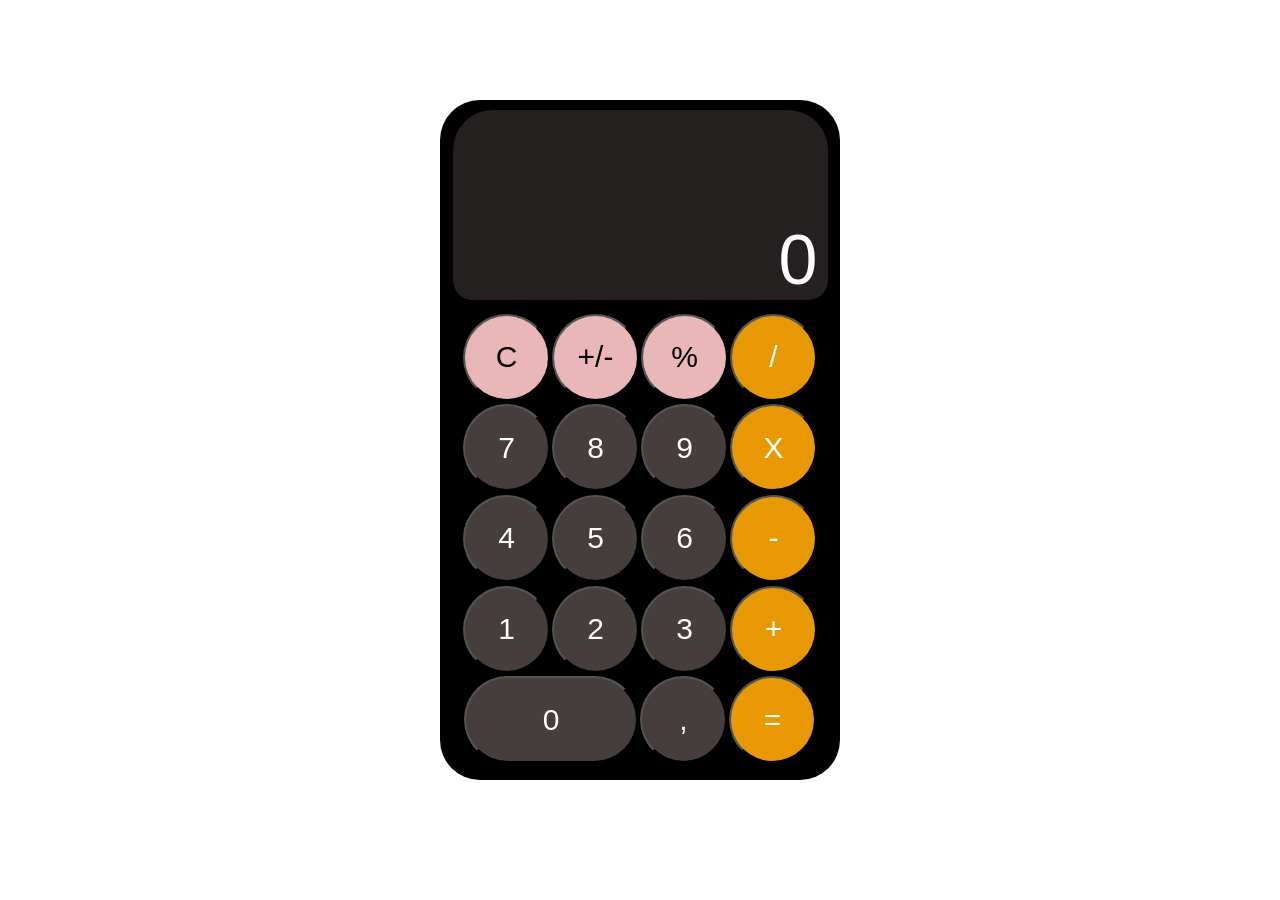
<file: index.html>
<!DOCTYPE html>
<html lang="en">
<head>
    <meta charset="UTF-8">
    <meta http-equiv="X-UA-Compatible" content="IE=edge">
    <meta name="viewport" content="width=device-width, initial-scale=1.0">
    <title>Calculator. Let's count</title>
    <link rel="stylesheet" href="style.css">
</head>
<body>
    <div class="container">
        <div class="output">
            <form class="result">
                <output name="result">0</output>
            </form>
        </div>
        <div class="buttons-wrapper">
            <button class="others" id="clearAll">C</button>
            <button class="others">+/-</button>
            <button class="others">%</button>
            <button class="operation" id="divide">/</button>
            <button class="number" id="seven">7</button>
            <button class="number" id="eight">8</button>
            <button class="number" id="nine">9</button>
            <button class="operation" id="multiply">X</button>
            <button class="number" id="four">4</button>
            <button class="number" id="five">5</button>
            <button class="number" id="six">6</button>
            <button class="operation" id="minus">-</button>
            <button class="number" id="one">1</button>
            <button class="number" id="two">2</button>
            <button class="number" id="three">3</button>
            <button class="operation" id="plus">+</button>
            <button id="zero">0</button>
            <button class="number" id="comma">,</button>
            <button class="operation" id="equal">=</button>
        </div>
    </div>

    <script src="index.js"></script>
</body>
</html>
</file>
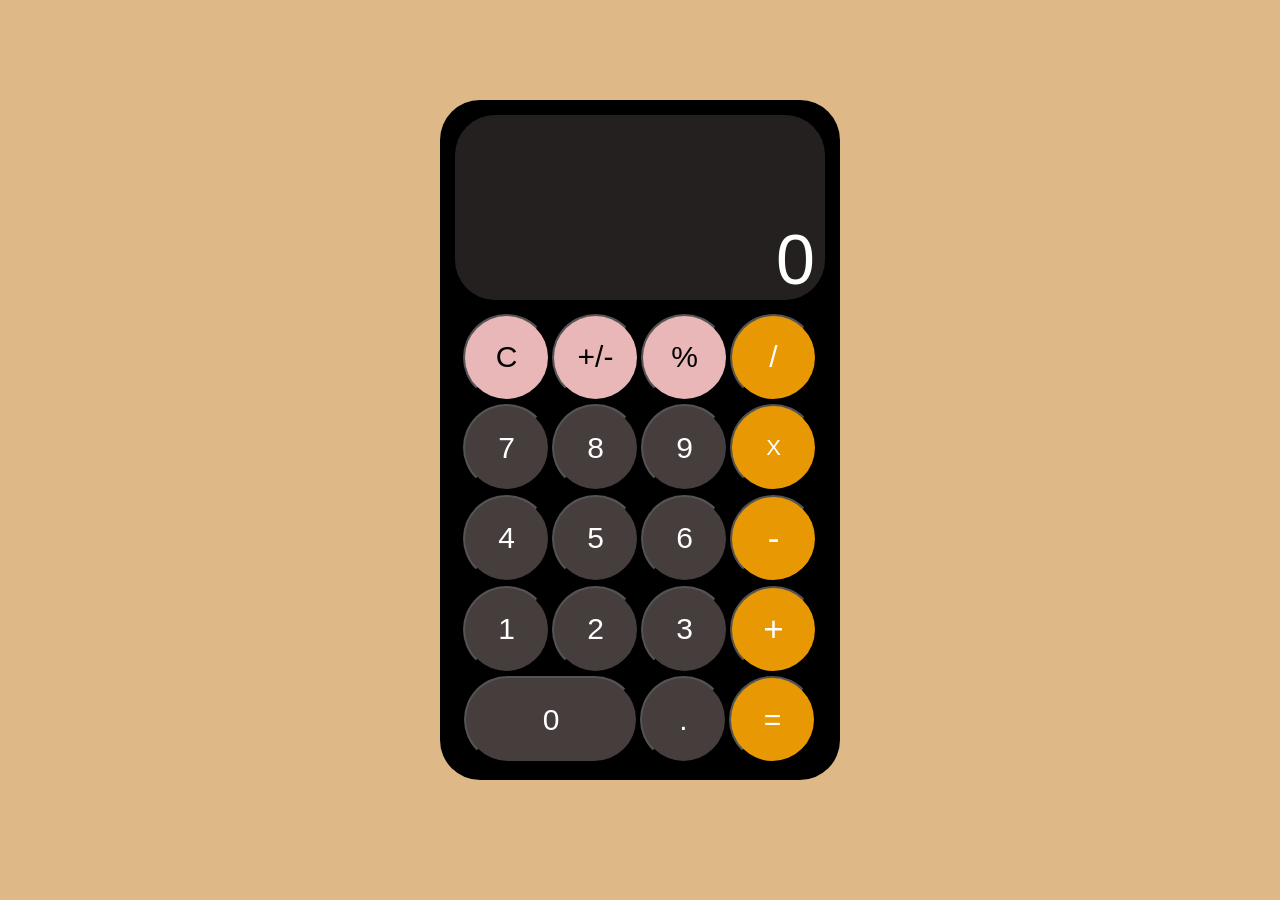
<file: html/index.html>
<!DOCTYPE html>
<html lang="en">
<head>
    <meta charset="UTF-8">
    <meta http-equiv="X-UA-Compatible" content="IE=edge">
    <meta name="viewport" content="width=device-width, initial-scale=1.0">
    <title>Calculator. Let's count</title>
    <link rel="stylesheet" href="/css/style.css">
</head>
<body>
    <div class="container">
        <div class="output">
            <p id="result">0</p>
        </div>
        <div class="buttons-wrapper">
            <input type="button" class="others" onclick="clearAll()" id="clearAll" value="C">
            <input type="button" class="others" value="+/-">
            <input type="button" class="others" value="%">
            <input type="button" class="operation" id="divide" onclick="typeDivide()" value="/">
            <input type="button" class="number" id="seven" onclick="typeSeven()" value="7">
            <input type="button" class="number" id="eight" onclick="typeEight()" value="8">
            <input type="button" class="number" id="nine" onclick="typeNine()" value="9">
            <input type="button" class="operation" id="multiply" onclick="typeMultiply()" value="X">
            <input type="button" class="number" id="four" onclick="typeFour()" value="4">
            <input type="button" class="number" id="five" onclick="typeFive()" value="5">
            <input type="button" class="number" id="six" onclick="typeSix()" value="6">
            <input type="button" class="operation" id="minus" onclick="typeMinus()" value="-">
            <input type="button" class="number" id="one" onclick="typeOne()" value="1">
            <input type="button" class="number" id="two" onclick="typeTwo()" value="2">
            <input type="button" class="number" id="three" onclick="typeThree()" value="3">
            <input type="button" class="operation" id="plus" onclick="typePlus()" value="+">
            <input type="button" id="zero" onclick="typeZero()" value="0">
            <input type="button" class="number" id="comma" onclick="typeDot()" value=".">
            <input type="button" class="operation" id="equal" onclick="equal()" value="=">
        </div>
    </div>

    <script src="/js/index.js"></script>
</body>
</html>
</file>
<file: style.css>
*{
    margin: 0;
    padding: 0;
}
.container {
    display: flex;
    text-align: center;
    justify-content: center;
    flex-wrap: wrap;
    width: 400px;
    height: 680px;
    background-color: black;
    margin: 0 auto;
    margin-top: 100px;
    border-radius: 40px;
}
.output {
    display: flex;
    align-items: flex-end;
    margin-top: 10px;
    width: 375px;
    height: 190px;
    background-color: rgb(36, 32, 32);
    border-top-left-radius: 40px;
    border-top-right-radius: 40px;
    border-bottom-left-radius: 20px;
    border-bottom-right-radius: 20px;
}
.buttons-wrapper {
    display: flex;
    flex-wrap: wrap;
    text-align: center;
    justify-content: center;
    padding-top: 5px;
    padding-bottom: 15px;
    gap: 2px;
}

.number {
    background-color: rgb(70, 61, 61);
    color: white;
}
.number:hover{
    background-color:rgb(36, 32, 32);
    transition: all 0.4s ease;
}

.operation{
    background-color: rgb(232, 152, 3);
    color: white;
}
.operation:hover{
    background-color: rgb(162, 106, 2);
    transition: all 0.4s ease;
}

.others {
    background-color: rgb(233, 183, 183);
}
.others:hover{
    background-color: rgb(164, 128, 128);
    transition: all 0.4s ease;
}

#zero {
    width: 174px;
    border-radius: 45px;
    background-color: rgb(70, 61, 61);
    color: white;
}
#zero:hover{
    background-color:rgb(36, 32, 32);
    transition: all 0.3s ease;
}
button {
    border-radius: 50%;
    width: 87px;
    height: 87px;
    font-size: 30px;
}

.result {
    color: white;
    font-size: 70px;
    font-family :Arial, Helvetica, sans-serif;
    margin-left: auto;
    margin-right: 10px;
}
</file>
<file: css/style.css>
*{
    margin: 0;
    padding: 0;
}
body {
    background-color:burlywood;
}

.container {
    display: flex;
    text-align: center;
    justify-content: center;
    flex-wrap: wrap;
    width: 400px;
    height: 680px;
    background-color: black;
    margin: 0 auto;
    margin-top: 100px;
    border-radius: 40px;
}
.output {
    display: flex;
    align-items: flex-end;
    margin-top: 15px;
    width: 370px;
    height: 185px;
    background-color: rgb(36, 32, 32);
    border-top-left-radius: 40px;
    border-top-right-radius: 40px;
    border-bottom-left-radius: 40px;
    border-bottom-right-radius: 40px;
}
.buttons-wrapper {
    display: flex;
    flex-wrap: wrap;
    text-align: center;
    justify-content: center;
    padding-top: 5px;
    padding-bottom: 15px;
    gap: 2px;
}
.number {
    background-color: rgb(70, 61, 61);
    color: white;
}
.number:hover{
    background-color:rgb(36, 32, 32);
    transition: all 0.4s ease;
}
.operation{
    background-color: rgb(232, 152, 3);
    color: white;
}
.operation:hover{
    background-color: rgb(162, 106, 2);
    transition: all 0.4s ease;
}
.others {
    background-color: rgb(233, 183, 183);
}
.others:hover{
    background-color: rgb(164, 128, 128);
    transition: all 0.4s ease;
}
#zero {
    width: 174px;
    border-radius: 45px;
    background-color: rgb(70, 61, 61);
    color: white;
}
#zero:hover{
    background-color:rgb(36, 32, 32);
    transition: all 0.3s ease;
}
input {
    border-radius: 50%;
    width: 87px;
    height: 87px;
    font-size: 30px;
}
#multiply {
    font-size: 22px;
}
#plus, #minus{
    font-size: 35px;
}
#result {
    color: white;
    font-size: 70px;
    font-family :Arial, Helvetica, sans-serif;
    margin-left: auto;
    margin-right: 10px;
}
</file>
